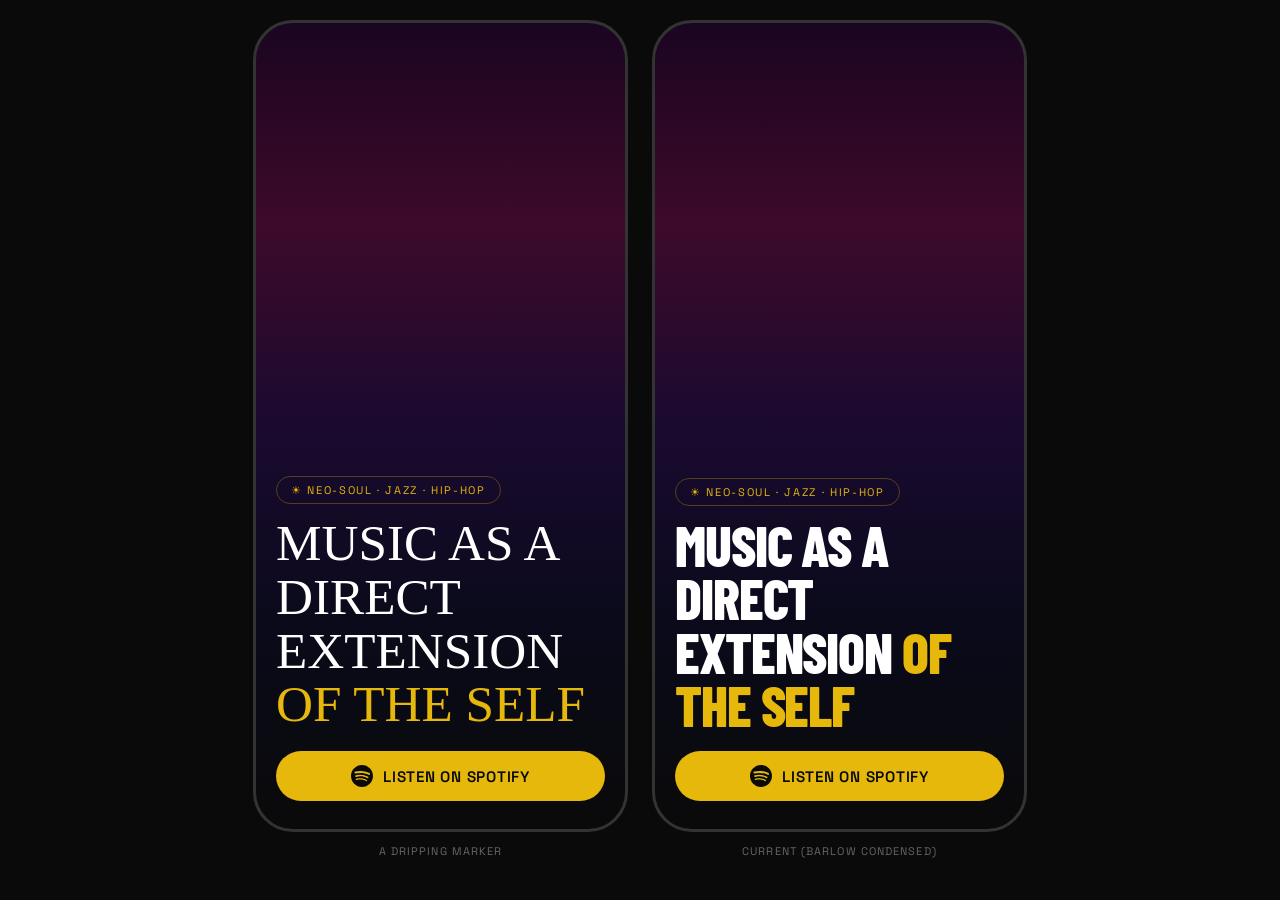
<file: public_html/mockup-graffiti.html>
<!DOCTYPE html>
<html lang="en">
<head>
<meta charset="UTF-8">
<meta name="viewport" content="width=device-width, initial-scale=1.0">
<title>MISE – Graffiti Font Mockup</title>
<link href="https://fonts.cdnfonts.com/css/a-dripping-marker" rel="stylesheet">
<link href="https://fonts.googleapis.com/css2?family=Barlow+Condensed:wght@800&family=Space+Grotesk:wght@400;600&display=swap" rel="stylesheet">
<style>
* { margin:0; padding:0; box-sizing:border-box; }
body {
  background:#0a0a0a;
  display:flex;
  justify-content:center;
  gap:24px;
  padding:20px;
  min-height:100vh;
  align-items:flex-start;
}
.phone {
  width:375px;
  height:812px;
  border-radius:40px;
  overflow:hidden;
  border:3px solid #333;
  flex-shrink:0;
  position:relative;
  background: linear-gradient(180deg, #1a0520 0%, #3d0a2a 25%, #1a0a30 50%, #0a0a1a 75%, #0a0a0a 100%);
}
.content {
  position:absolute;
  bottom:0;
  left:0;
  right:0;
  padding: 0 20px 28px;
}
.badge {
  display:inline-flex;
  align-items:center;
  gap:6px;
  font-family:'Space Grotesk',sans-serif;
  font-size:11px;
  letter-spacing:0.15em;
  color:#E5B80B;
  border:1px solid rgba(229,184,11,0.3);
  border-radius:999px;
  padding:6px 14px;
  margin-bottom:12px;
}
.title-graffiti {
  font-family:'a dripping marker',cursive;
  font-size:3.2rem;
  line-height:1.05;
  color:#fff;
  margin-bottom:20px;
}
.title-barlow {
  font-family:'Barlow Condensed',sans-serif;
  font-weight:800;
  font-size:3.5rem;
  line-height:0.95;
  letter-spacing:-0.02em;
  text-transform:uppercase;
  color:#fff;
  margin-bottom:20px;
}
.gold { color:#E5B80B; }
.btn {
  display:flex;
  align-items:center;
  justify-content:center;
  gap:10px;
  width:100%;
  padding:14px 24px;
  background:#E5B80B;
  color:#0a0a0a;
  font-family:'Space Grotesk',sans-serif;
  font-weight:600;
  font-size:0.95rem;
  letter-spacing:0.05em;
  border-radius:999px;
  border:none;
}
.label {
  text-align:center;
  color:#666;
  font-family:'Space Grotesk',sans-serif;
  font-size:11px;
  letter-spacing:0.1em;
  text-transform:uppercase;
  margin-top:12px;
}
@media (max-width:799px) {
  body { flex-direction:column; align-items:center; }
}
</style>
</head>
<body>

<div>
  <div class="phone">
    <div class="content">
      <div class="badge">☀ NEO-SOUL · JAZZ · HIP-HOP</div>
      <div class="title-graffiti">MUSIC AS A DIRECT EXTENSION <span class="gold">OF THE SELF</span></div>
      <button class="btn">
        <svg width="22" height="22" viewBox="0 0 24 24" fill="currentColor"><path d="M12 0C5.4 0 0 5.4 0 12s5.4 12 12 12 12-5.4 12-12S18.66 0 12 0zm5.521 17.34c-.24.359-.66.48-1.021.24-2.82-1.74-6.36-2.101-10.561-1.141-.418.122-.779-.179-.899-.539-.12-.421.18-.78.54-.9 4.56-1.021 8.52-.6 11.64 1.32.42.18.479.659.301 1.02zm1.44-3.3c-.301.42-.841.6-1.262.3-3.239-1.98-8.159-2.58-11.939-1.38-.479.12-1.02-.12-1.14-.6-.12-.48.12-1.021.6-1.141C9.6 9.9 15 10.561 18.72 12.84c.361.181.54.78.241 1.2zm.12-3.36C15.24 8.4 8.82 8.16 5.16 9.301c-.6.179-1.2-.181-1.38-.721-.18-.601.18-1.2.72-1.381 4.26-1.26 11.28-1.02 15.721 1.621.539.3.719 1.02.419 1.56-.299.421-1.02.599-1.559.3z"/></svg>
        LISTEN ON SPOTIFY
      </button>
    </div>
  </div>
  <div class="label">A Dripping Marker</div>
</div>

<div>
  <div class="phone">
    <div class="content">
      <div class="badge">☀ NEO-SOUL · JAZZ · HIP-HOP</div>
      <div class="title-barlow">MUSIC AS A DIRECT EXTENSION <span class="gold">OF THE SELF</span></div>
      <button class="btn">
        <svg width="22" height="22" viewBox="0 0 24 24" fill="currentColor"><path d="M12 0C5.4 0 0 5.4 0 12s5.4 12 12 12 12-5.4 12-12S18.66 0 12 0zm5.521 17.34c-.24.359-.66.48-1.021.24-2.82-1.74-6.36-2.101-10.561-1.141-.418.122-.779-.179-.899-.539-.12-.421.18-.78.54-.9 4.56-1.021 8.52-.6 11.64 1.32.42.18.479.659.301 1.02zm1.44-3.3c-.301.42-.841.6-1.262.3-3.239-1.98-8.159-2.58-11.939-1.38-.479.12-1.02-.12-1.14-.6-.12-.48.12-1.021.6-1.141C9.6 9.9 15 10.561 18.72 12.84c.361.181.54.78.241 1.2zm.12-3.36C15.24 8.4 8.82 8.16 5.16 9.301c-.6.179-1.2-.181-1.38-.721-.18-.601.18-1.2.72-1.381 4.26-1.26 11.28-1.02 15.721 1.621.539.3.719 1.02.419 1.56-.299.421-1.02.599-1.559.3z"/></svg>
        LISTEN ON SPOTIFY
      </button>
    </div>
  </div>
  <div class="label">Current (Barlow Condensed)</div>
</div>

</body>
</html>
</file>
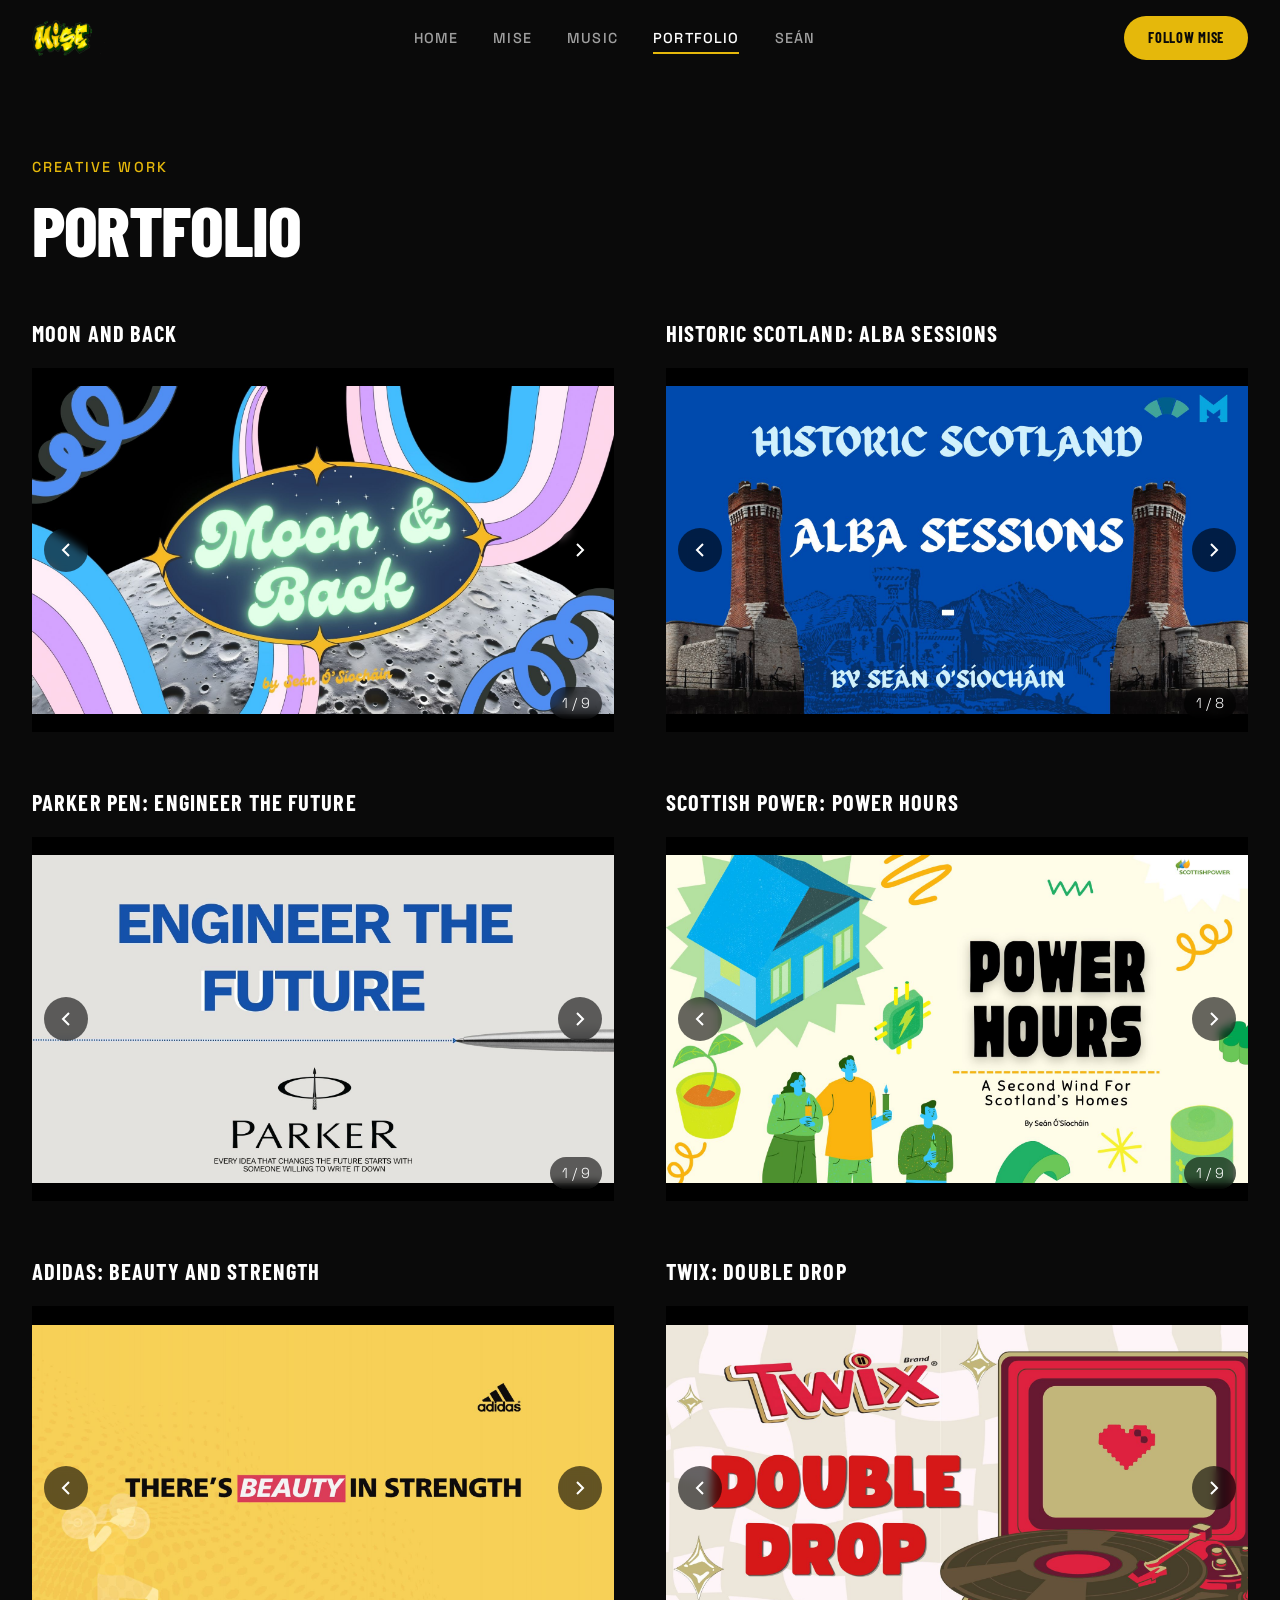
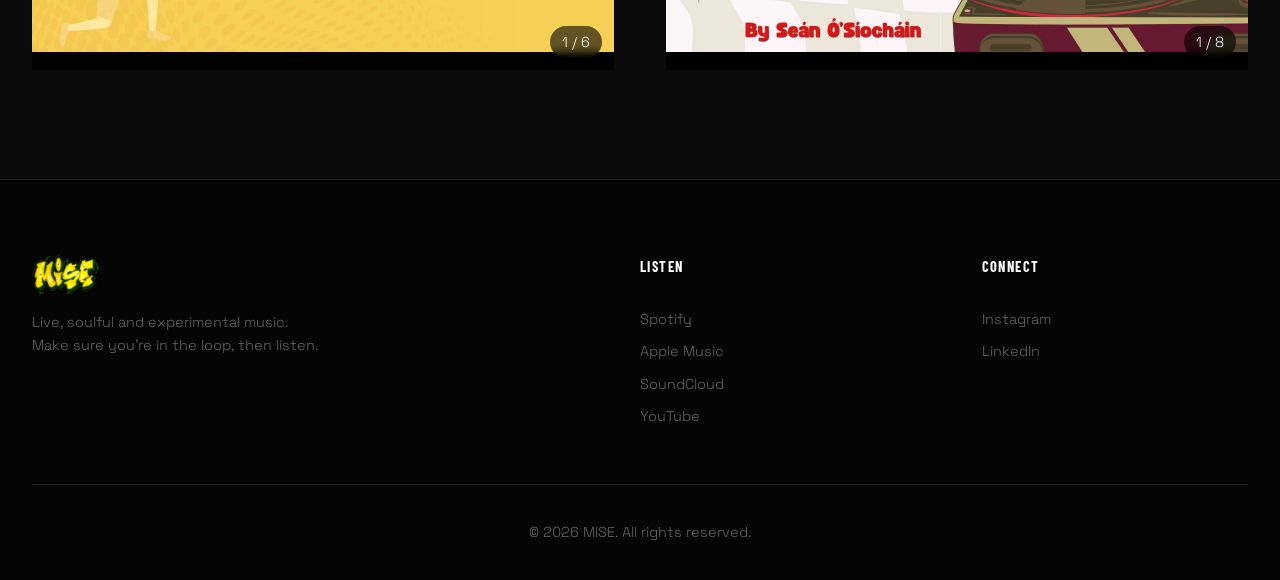
<file: public_html/portfolio.html>
<!DOCTYPE html>
<html lang="en">
<head>
  <meta charset="UTF-8">
  <meta name="viewport" content="width=device-width, initial-scale=1.0">
  <title>Portfolio | MISE</title>
  <meta name="description" content="Creative portfolio — campaign work and visual projects by MISE.">

  <link rel="icon" href="data:image/svg+xml,<svg xmlns='http://www.w3.org/2000/svg' viewBox='0 0 100 100'><text y='.9em' font-size='90'>🎵</text></svg>">

  <link rel="preconnect" href="https://fonts.googleapis.com">
  <link rel="preconnect" href="https://fonts.gstatic.com" crossorigin>
  <link href="https://fonts.googleapis.com/css2?family=Barlow+Condensed:wght@600;700;800;900&family=Space+Grotesk:wght@300;400;500;700&display=swap" rel="stylesheet">

  <link rel="stylesheet" href="css/styles.css">
</head>
<body>

  <header class="nav is-scrolled" id="nav">
    <div class="nav__inner">
      <a href="index.html" class="nav__logo" aria-label="MISE home">
        <img src="media/mise-logo.png" alt="MISE" class="nav__logo-img">
      </a>
      <nav class="nav__links" aria-label="Main navigation">
        <a href="index.html" class="nav__link">Home</a>
        <a href="index.html#about" class="nav__link">MISE</a>
        <a href="index.html#music" class="nav__link">Music</a>
        <a href="portfolio.html" class="nav__link nav__link--active">Portfolio</a>
        <a href="sean.html" class="nav__link">Se&aacute;n</a>
      </nav>
      <a href="https://www.instagram.com/mise.gram/" class="nav__cta" target="_blank" rel="noopener">
        Follow MISE
      </a>
      <button class="nav__hamburger" aria-label="Open menu" aria-expanded="false">
        <span></span><span></span><span></span>
      </button>
    </div>
  </header>

  <div class="mobile-menu" id="mobile-menu" aria-hidden="true">
    <div class="mobile-menu__inner">
      <a href="index.html" class="mobile-menu__link">Home</a>
      <a href="index.html#about" class="mobile-menu__link">MISE</a>
      <a href="index.html#music" class="mobile-menu__link">Music</a>
      <a href="portfolio.html" class="mobile-menu__link">Portfolio</a>
      <a href="sean.html" class="mobile-menu__link">Se&aacute;n</a>
      <a href="https://www.instagram.com/mise.gram/" class="mobile-menu__cta" target="_blank" rel="noopener">
        <svg width="20" height="20" viewBox="0 0 24 24" fill="currentColor"><rect x="2" y="2" width="20" height="20" rx="5" ry="5" fill="none" stroke="currentColor" stroke-width="2"/><path d="M16 11.37A4 4 0 1 1 12.63 8 4 4 0 0 1 16 11.37z" fill="none" stroke="currentColor" stroke-width="2"/><circle cx="17.5" cy="6.5" r="1.5" fill="currentColor" stroke="none"/></svg>
        Follow MISE
      </a>
    </div>
  </div>

  <main>
    <div class="portfolio-page">
      <div class="container">
        <span class="section-label">Creative Work</span>
        <h1 class="section-title">PORTFOLIO</h1>

        <div class="portfolio-grid">

          <div class="slideshow" data-slideshow>
            <h2 class="slideshow__title">Moon and Back</h2>
            <div class="slideshow__viewport">
              <div class="slideshow__track">
                <img src="media/slides/1.jpg" alt="Moon and Back — slide 1" loading="lazy">
                <img src="media/slides/2.jpg" alt="Moon and Back — slide 2" loading="lazy">
                <img src="media/slides/3.jpg" alt="Moon and Back — slide 3" loading="lazy">
                <img src="media/slides/4.jpg" alt="Moon and Back — slide 4" loading="lazy">
                <img src="media/slides/5.jpg" alt="Moon and Back — slide 5" loading="lazy">
                <img src="media/slides/6.jpg" alt="Moon and Back — slide 6" loading="lazy">
                <img src="media/slides/7.jpg" alt="Moon and Back — slide 7" loading="lazy">
                <img src="media/slides/8.jpg" alt="Moon and Back — slide 8" loading="lazy">
                <img src="media/slides/9.jpg" alt="Moon and Back — slide 9" loading="lazy">
              </div>
              <button class="slideshow__btn slideshow__btn--prev" aria-label="Previous slide">
                <svg width="24" height="24" viewBox="0 0 24 24" fill="none" stroke="currentColor" stroke-width="2"><polyline points="15 18 9 12 15 6"/></svg>
              </button>
              <button class="slideshow__btn slideshow__btn--next" aria-label="Next slide">
                <svg width="24" height="24" viewBox="0 0 24 24" fill="none" stroke="currentColor" stroke-width="2"><polyline points="9 6 15 12 9 18"/></svg>
              </button>
              <div class="slideshow__counter"><span class="slideshow__current">1</span> / <span class="slideshow__total">9</span></div>
            </div>
          </div>

          <div class="slideshow" data-slideshow>
            <h2 class="slideshow__title">Historic Scotland: Alba Sessions</h2>
            <div class="slideshow__viewport">
              <div class="slideshow__track">
                <img src="media/slides/10.jpg" alt="Alba Sessions — slide 1" loading="lazy">
                <img src="media/slides/11.jpg" alt="Alba Sessions — slide 2" loading="lazy">
                <img src="media/slides/12.jpg" alt="Alba Sessions — slide 3" loading="lazy">
                <img src="media/slides/13.jpg" alt="Alba Sessions — slide 4" loading="lazy">
                <img src="media/slides/14.jpg" alt="Alba Sessions — slide 5" loading="lazy">
                <img src="media/slides/15.jpg" alt="Alba Sessions — slide 6" loading="lazy">
                <img src="media/slides/16.jpg" alt="Alba Sessions — slide 7" loading="lazy">
                <img src="media/slides/17.jpg" alt="Alba Sessions — slide 8" loading="lazy">
              </div>
              <button class="slideshow__btn slideshow__btn--prev" aria-label="Previous slide">
                <svg width="24" height="24" viewBox="0 0 24 24" fill="none" stroke="currentColor" stroke-width="2"><polyline points="15 18 9 12 15 6"/></svg>
              </button>
              <button class="slideshow__btn slideshow__btn--next" aria-label="Next slide">
                <svg width="24" height="24" viewBox="0 0 24 24" fill="none" stroke="currentColor" stroke-width="2"><polyline points="9 6 15 12 9 18"/></svg>
              </button>
              <div class="slideshow__counter"><span class="slideshow__current">1</span> / <span class="slideshow__total">8</span></div>
            </div>
          </div>

          <div class="slideshow" data-slideshow>
            <h2 class="slideshow__title">Parker Pen: Engineer The Future</h2>
            <div class="slideshow__viewport">
              <div class="slideshow__track">
                <img src="media/slides/18.jpg" alt="Parker Pen — slide 1" loading="lazy">
                <img src="media/slides/19.jpg" alt="Parker Pen — slide 2" loading="lazy">
                <img src="media/slides/20.jpg" alt="Parker Pen — slide 3" loading="lazy">
                <img src="media/slides/21.jpg" alt="Parker Pen — slide 4" loading="lazy">
                <img src="media/slides/22.jpg" alt="Parker Pen — slide 5" loading="lazy">
                <img src="media/slides/23.jpg" alt="Parker Pen — slide 6" loading="lazy">
                <img src="media/slides/24.jpg" alt="Parker Pen — slide 7" loading="lazy">
                <img src="media/slides/25.jpg" alt="Parker Pen — slide 8" loading="lazy">
                <img src="media/slides/26.jpg" alt="Parker Pen — slide 9" loading="lazy">
              </div>
              <button class="slideshow__btn slideshow__btn--prev" aria-label="Previous slide">
                <svg width="24" height="24" viewBox="0 0 24 24" fill="none" stroke="currentColor" stroke-width="2"><polyline points="15 18 9 12 15 6"/></svg>
              </button>
              <button class="slideshow__btn slideshow__btn--next" aria-label="Next slide">
                <svg width="24" height="24" viewBox="0 0 24 24" fill="none" stroke="currentColor" stroke-width="2"><polyline points="9 6 15 12 9 18"/></svg>
              </button>
              <div class="slideshow__counter"><span class="slideshow__current">1</span> / <span class="slideshow__total">9</span></div>
            </div>
          </div>

          <div class="slideshow" data-slideshow>
            <h2 class="slideshow__title">Scottish Power: Power Hours</h2>
            <div class="slideshow__viewport">
              <div class="slideshow__track">
                <img src="media/slides/27.jpg" alt="Scottish Power — slide 1" loading="lazy">
                <img src="media/slides/28.jpg" alt="Scottish Power — slide 2" loading="lazy">
                <img src="media/slides/29.jpg" alt="Scottish Power — slide 3" loading="lazy">
                <img src="media/slides/30.jpg" alt="Scottish Power — slide 4" loading="lazy">
                <img src="media/slides/31.jpg" alt="Scottish Power — slide 5" loading="lazy">
                <img src="media/slides/32.jpg" alt="Scottish Power — slide 6" loading="lazy">
                <img src="media/slides/33.jpg" alt="Scottish Power — slide 7" loading="lazy">
                <img src="media/slides/34.jpg" alt="Scottish Power — slide 8" loading="lazy">
                <img src="media/slides/35.jpg" alt="Scottish Power — slide 9" loading="lazy">
              </div>
              <button class="slideshow__btn slideshow__btn--prev" aria-label="Previous slide">
                <svg width="24" height="24" viewBox="0 0 24 24" fill="none" stroke="currentColor" stroke-width="2"><polyline points="15 18 9 12 15 6"/></svg>
              </button>
              <button class="slideshow__btn slideshow__btn--next" aria-label="Next slide">
                <svg width="24" height="24" viewBox="0 0 24 24" fill="none" stroke="currentColor" stroke-width="2"><polyline points="9 6 15 12 9 18"/></svg>
              </button>
              <div class="slideshow__counter"><span class="slideshow__current">1</span> / <span class="slideshow__total">9</span></div>
            </div>
          </div>

          <div class="slideshow" data-slideshow>
            <h2 class="slideshow__title">Adidas: Beauty and Strength</h2>
            <div class="slideshow__viewport">
              <div class="slideshow__track">
                <img src="media/slides/36.jpg" alt="Adidas — slide 1" loading="lazy">
                <img src="media/slides/37.jpg" alt="Adidas — slide 2" loading="lazy">
                <img src="media/slides/38.jpg" alt="Adidas — slide 3" loading="lazy">
                <img src="media/slides/39.jpg" alt="Adidas — slide 4" loading="lazy">
                <img src="media/slides/40.jpg" alt="Adidas — slide 5" loading="lazy">
                <img src="media/slides/41.jpg" alt="Adidas — slide 6" loading="lazy">
              </div>
              <button class="slideshow__btn slideshow__btn--prev" aria-label="Previous slide">
                <svg width="24" height="24" viewBox="0 0 24 24" fill="none" stroke="currentColor" stroke-width="2"><polyline points="15 18 9 12 15 6"/></svg>
              </button>
              <button class="slideshow__btn slideshow__btn--next" aria-label="Next slide">
                <svg width="24" height="24" viewBox="0 0 24 24" fill="none" stroke="currentColor" stroke-width="2"><polyline points="9 6 15 12 9 18"/></svg>
              </button>
              <div class="slideshow__counter"><span class="slideshow__current">1</span> / <span class="slideshow__total">6</span></div>
            </div>
          </div>

          <div class="slideshow" data-slideshow>
            <h2 class="slideshow__title">Twix: Double Drop</h2>
            <div class="slideshow__viewport">
              <div class="slideshow__track">
                <img src="media/slides/42.jpg" alt="Twix — slide 1" loading="lazy">
                <img src="media/slides/43.jpg" alt="Twix — slide 2" loading="lazy">
                <img src="media/slides/44.jpg" alt="Twix — slide 3" loading="lazy">
                <img src="media/slides/45.jpg" alt="Twix — slide 4" loading="lazy">
                <img src="media/slides/46.jpg" alt="Twix — slide 5" loading="lazy">
                <img src="media/slides/47.jpg" alt="Twix — slide 6" loading="lazy">
                <img src="media/slides/48.jpg" alt="Twix — slide 7" loading="lazy">
                <img src="media/slides/49.jpg" alt="Twix — slide 8" loading="lazy">
              </div>
              <button class="slideshow__btn slideshow__btn--prev" aria-label="Previous slide">
                <svg width="24" height="24" viewBox="0 0 24 24" fill="none" stroke="currentColor" stroke-width="2"><polyline points="15 18 9 12 15 6"/></svg>
              </button>
              <button class="slideshow__btn slideshow__btn--next" aria-label="Next slide">
                <svg width="24" height="24" viewBox="0 0 24 24" fill="none" stroke="currentColor" stroke-width="2"><polyline points="9 6 15 12 9 18"/></svg>
              </button>
              <div class="slideshow__counter"><span class="slideshow__current">1</span> / <span class="slideshow__total">8</span></div>
            </div>
          </div>

        </div>
      </div>
    </div>
  </main>

  <footer class="footer">
    <div class="container">
      <div class="footer__grid">
        <div class="footer__brand">
          <a href="index.html" aria-label="MISE home">
            <img src="media/mise-logo.png" alt="MISE" class="footer__logo-img">
          </a>
          <p class="footer__tagline">Live, soulful and experimental music.<br>Make sure you're in the loop, then listen.</p>
        </div>
        <div class="footer__col">
          <h3 class="footer__heading">Listen</h3>
          <a href="https://open.spotify.com/track/5HWD549jbjC0yIihwWZahP?si=cf37b70388f24d52" class="footer__link" target="_blank" rel="noopener">Spotify</a>
          <a href="https://music.apple.com/gb/album/pellador-live-single/1882264987" class="footer__link" target="_blank" rel="noopener">Apple Music</a>
          <a href="https://soundcloud.com/mise" class="footer__link" target="_blank" rel="noopener">SoundCloud</a>
          <a href="https://www.youtube.com/@MISE.YOUTUBE" class="footer__link" target="_blank" rel="noopener">YouTube</a>
        </div>
        <div class="footer__col">
          <h3 class="footer__heading">Connect</h3>
          <a href="https://www.instagram.com/mise.gram/" class="footer__link" target="_blank" rel="noopener">Instagram</a>
          <a href="https://www.linkedin.com/in/se%C3%A1n-%C3%B3-s%C3%ADoch%C3%A1in-14563b1a5/" class="footer__link" target="_blank" rel="noopener">LinkedIn</a>
        </div>
      </div>
      <div class="footer__bottom">
        <p>&copy; <span id="year"></span> MISE. All rights reserved.</p>
      </div>
    </div>
  </footer>

  <script src="js/main.js"></script>
  <script>
    (function() {
      const yearEl = document.getElementById('year');
      if (yearEl) yearEl.textContent = new Date().getFullYear();

      document.querySelectorAll('[data-slideshow]').forEach(slideshow => {
        const track = slideshow.querySelector('.slideshow__track');
        const images = track.querySelectorAll('img');
        const prevBtn = slideshow.querySelector('.slideshow__btn--prev');
        const nextBtn = slideshow.querySelector('.slideshow__btn--next');
        const currentEl = slideshow.querySelector('.slideshow__current');
        const total = images.length;
        let current = 0;

        function goTo(index) {
          current = (index + total) % total;
          track.style.transform = `translateX(-${current * 100}%)`;
          currentEl.textContent = current + 1;
        }

        prevBtn.addEventListener('click', () => goTo(current - 1));
        nextBtn.addEventListener('click', () => goTo(current + 1));

        let startX = 0;
        track.addEventListener('touchstart', e => { startX = e.touches[0].clientX; }, { passive: true });
        track.addEventListener('touchend', e => {
          const diff = startX - e.changedTouches[0].clientX;
          if (Math.abs(diff) > 40) goTo(current + (diff > 0 ? 1 : -1));
        });
      });

      // Mobile menu for portfolio page
      const hamburger = document.querySelector('.nav__hamburger');
      const mobileMenu = document.getElementById('mobile-menu');
      if (hamburger && mobileMenu) {
        hamburger.addEventListener('click', () => {
          const isOpen = mobileMenu.classList.contains('is-open');
          hamburger.classList.toggle('is-active');
          mobileMenu.classList.toggle('is-open');
          hamburger.setAttribute('aria-expanded', !isOpen);
          mobileMenu.setAttribute('aria-hidden', isOpen);
          document.body.style.overflow = isOpen ? '' : 'hidden';
        });
      }
    })();
  </script>
</body>
</html>
</file>
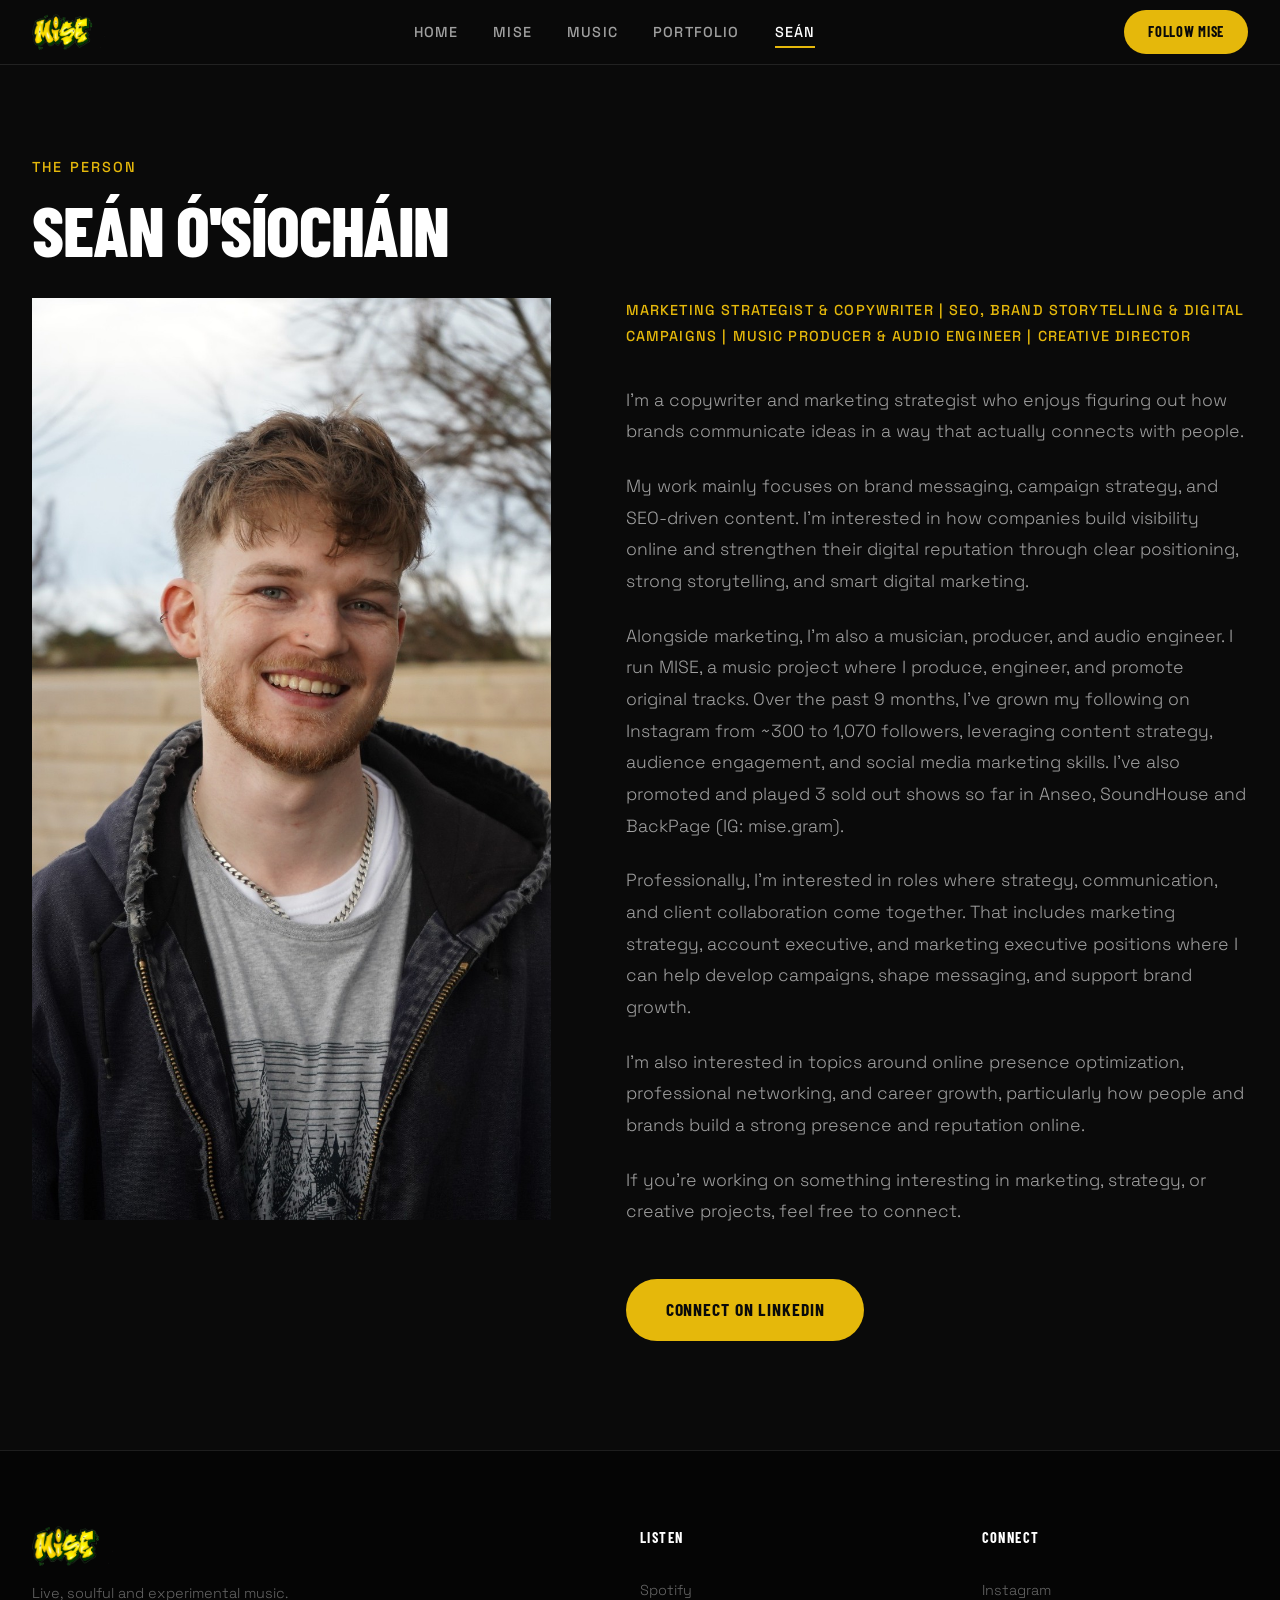
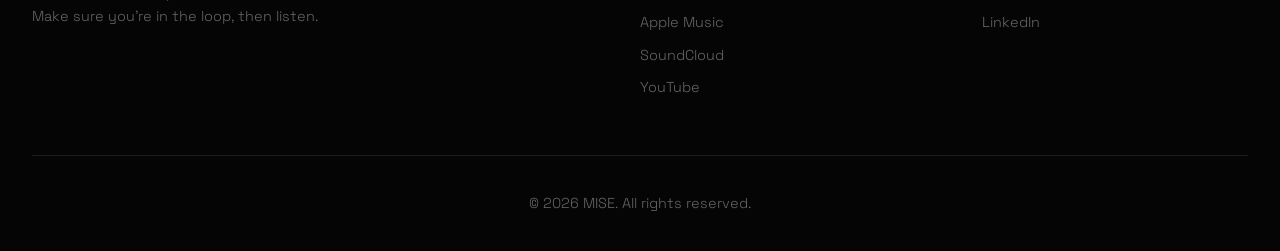
<file: public_html/sean.html>
<!DOCTYPE html>
<html lang="en">
<head>
  <meta charset="UTF-8">
  <meta name="viewport" content="width=device-width, initial-scale=1.0">
  <title>Se&aacute;n &Oacute;'S&iacute;och&aacute;in | MISE</title>
  <meta name="description" content="Se&aacute;n &Oacute;'S&iacute;och&aacute;in — copywriter, marketing strategist, music producer and creative director behind MISE.">

  <link rel="icon" href="data:image/svg+xml,<svg xmlns='http://www.w3.org/2000/svg' viewBox='0 0 100 100'><text y='.9em' font-size='90'>🎵</text></svg>">

  <link rel="preconnect" href="https://fonts.googleapis.com">
  <link rel="preconnect" href="https://fonts.gstatic.com" crossorigin>
  <link href="https://fonts.googleapis.com/css2?family=Barlow+Condensed:wght@600;700;800;900&family=Space+Grotesk:wght@300;400;500;700&display=swap" rel="stylesheet">

  <link rel="stylesheet" href="css/styles.css">
</head>
<body>

  <header class="nav is-scrolled" id="nav">
    <div class="nav__inner">
      <a href="index.html" class="nav__logo" aria-label="MISE home">
        <img src="media/mise-logo.png" alt="MISE" class="nav__logo-img">
      </a>
      <nav class="nav__links" aria-label="Main navigation">
        <a href="index.html" class="nav__link">Home</a>
        <a href="index.html#about" class="nav__link">MISE</a>
        <a href="index.html#music" class="nav__link">Music</a>
        <a href="portfolio.html" class="nav__link">Portfolio</a>
        <a href="sean.html" class="nav__link nav__link--active">Se&aacute;n</a>
      </nav>
      <a href="https://www.instagram.com/mise.gram/" class="nav__cta" target="_blank" rel="noopener">
        Follow MISE
      </a>
      <button class="nav__hamburger" aria-label="Open menu" aria-expanded="false">
        <span></span><span></span><span></span>
      </button>
    </div>
  </header>

  <div class="mobile-menu" id="mobile-menu" aria-hidden="true">
    <div class="mobile-menu__inner">
      <a href="index.html" class="mobile-menu__link">Home</a>
      <a href="index.html#about" class="mobile-menu__link">MISE</a>
      <a href="index.html#music" class="mobile-menu__link">Music</a>
      <a href="portfolio.html" class="mobile-menu__link">Portfolio</a>
      <a href="sean.html" class="mobile-menu__link">Se&aacute;n</a>
      <a href="https://www.instagram.com/mise.gram/" class="mobile-menu__cta" target="_blank" rel="noopener">
        <svg width="20" height="20" viewBox="0 0 24 24" fill="currentColor"><rect x="2" y="2" width="20" height="20" rx="5" ry="5" fill="none" stroke="currentColor" stroke-width="2"/><path d="M16 11.37A4 4 0 1 1 12.63 8 4 4 0 0 1 16 11.37z" fill="none" stroke="currentColor" stroke-width="2"/><circle cx="17.5" cy="6.5" r="1.5" fill="currentColor" stroke="none"/></svg>
        Follow MISE
      </a>
    </div>
  </div>

  <main>
    <div class="sean-page">
      <div class="container">
        <span class="section-label">The Person</span>
        <h1 class="section-title">SE&Aacute;N &Oacute;'S&Iacute;OCH&Aacute;IN</h1>

        <div class="sean-page__grid">
          <div>
            <img src="media/sean.jpeg" alt="Se&aacute;n &Oacute;'S&iacute;och&aacute;in" class="sean-page__image" width="900" height="1600" loading="eager">
          </div>
          <div>
            <p class="sean-page__roles">Marketing Strategist &amp; Copywriter | SEO, Brand Storytelling &amp; Digital Campaigns | Music Producer &amp; Audio Engineer | Creative Director</p>

            <div class="sean-page__bio">
              <p>I'm a copywriter and marketing strategist who enjoys figuring out how brands communicate ideas in a way that actually connects with people.</p>

              <p>My work mainly focuses on brand messaging, campaign strategy, and SEO-driven content. I'm interested in how companies build visibility online and strengthen their digital reputation through clear positioning, strong storytelling, and smart digital marketing.</p>

              <p>Alongside marketing, I'm also a musician, producer, and audio engineer. I run MISE, a music project where I produce, engineer, and promote original tracks. Over the past 9 months, I've grown my following on Instagram from ~300 to 1,070 followers, leveraging content strategy, audience engagement, and social media marketing skills. I've also promoted and played 3 sold out shows so far in Anseo, SoundHouse and BackPage (IG: mise.gram).</p>

              <p>Professionally, I'm interested in roles where strategy, communication, and client collaboration come together. That includes marketing strategy, account executive, and marketing executive positions where I can help develop campaigns, shape messaging, and support brand growth.</p>

              <p>I'm also interested in topics around online presence optimization, professional networking, and career growth, particularly how people and brands build a strong presence and reputation online.</p>

              <p>If you're working on something interesting in marketing, strategy, or creative projects, feel free to connect.</p>
            </div>

            <div class="sean-page__connect">
              <a href="https://www.linkedin.com/in/se%C3%A1n-%C3%B3-s%C3%ADoch%C3%A1in-14563b1a5/" class="btn btn--primary" target="_blank" rel="noopener">Connect on LinkedIn</a>
            </div>
          </div>
        </div>
      </div>
    </div>
  </main>

  <footer class="footer">
    <div class="container">
      <div class="footer__grid">
        <div class="footer__brand">
          <a href="index.html" aria-label="MISE home">
            <img src="media/mise-logo.png" alt="MISE" class="footer__logo-img">
          </a>
          <p class="footer__tagline">Live, soulful and experimental music.<br>Make sure you're in the loop, then listen.</p>
        </div>
        <div class="footer__col">
          <h3 class="footer__heading">Listen</h3>
          <a href="https://open.spotify.com/track/5HWD549jbjC0yIihwWZahP?si=cf37b70388f24d52" class="footer__link" target="_blank" rel="noopener">Spotify</a>
          <a href="https://music.apple.com/gb/album/pellador-live-single/1882264987" class="footer__link" target="_blank" rel="noopener">Apple Music</a>
          <a href="https://soundcloud.com/mise" class="footer__link" target="_blank" rel="noopener">SoundCloud</a>
          <a href="https://www.youtube.com/@MISE.YOUTUBE" class="footer__link" target="_blank" rel="noopener">YouTube</a>
        </div>
        <div class="footer__col">
          <h3 class="footer__heading">Connect</h3>
          <a href="https://www.instagram.com/mise.gram/" class="footer__link" target="_blank" rel="noopener">Instagram</a>
          <a href="https://www.linkedin.com/in/se%C3%A1n-%C3%B3-s%C3%ADoch%C3%A1in-14563b1a5/" class="footer__link" target="_blank" rel="noopener">LinkedIn</a>
        </div>
      </div>
      <div class="footer__bottom">
        <p>&copy; <span id="year"></span> MISE. All rights reserved.</p>
      </div>
    </div>
  </footer>

  <script>
    (function() {
      const yearEl = document.getElementById('year');
      if (yearEl) yearEl.textContent = new Date().getFullYear();

      // Mobile menu
      const hamburger = document.querySelector('.nav__hamburger');
      const mobileMenu = document.getElementById('mobile-menu');
      if (hamburger && mobileMenu) {
        hamburger.addEventListener('click', () => {
          const isOpen = mobileMenu.classList.contains('is-open');
          hamburger.classList.toggle('is-active');
          mobileMenu.classList.toggle('is-open');
          hamburger.setAttribute('aria-expanded', !isOpen);
          mobileMenu.setAttribute('aria-hidden', isOpen);
          document.body.style.overflow = isOpen ? '' : 'hidden';
        });
      }
    })();
  </script>
</body>
</html>
</file>
<file: public_html/css/styles.css>
/* ============================================
   MISE — Master Stylesheet
   Design: Dark, soulful, editorial. Music-forward.
   Fonts: Barlow Condensed (headings) + Space Grotesk (body)
   Palette: Gold/yellow accent on deep blacks
   ============================================ */

/* ---------- DESIGN TOKENS ---------- */
:root {
  /* Colors */
  --color-primary: #0a0a0a;
  --color-primary-dark: #050505;
  --color-on-primary: #ffffff;
  --color-accent: #E5B80B;
  --color-accent-dark: #C49A0A;
  --color-accent-glow: rgba(229, 184, 11, 0.15);
  --color-background: #0a0a0a;
  --color-surface: #141414;
  --color-surface-elevated: #1a1a1a;
  --color-surface-light: #f5f5f5;
  --color-text-primary: #ffffff;
  --color-text-secondary: #a0a0a0;
  --color-text-muted: #666666;
  --color-text-on-light: #0a0a0a;
  --color-border: rgba(255, 255, 255, 0.1);
  --color-border-accent: rgba(229, 184, 11, 0.3);

  /* Typography */
  --font-heading: 'Barlow Condensed', sans-serif;
  --font-body: 'Space Grotesk', sans-serif;
  --text-sm: clamp(0.8rem, 0.75rem + 0.2vw, 0.9rem);
  --text-base: clamp(0.95rem, 0.85rem + 0.35vw, 1.1rem);
  --text-lg: clamp(1.15rem, 0.95rem + 0.7vw, 1.4rem);
  --text-xl: clamp(1.5rem, 1rem + 1.5vw, 2.25rem);
  --text-2xl: clamp(2rem, 1.2rem + 2.5vw, 3.5rem);
  --text-3xl: clamp(2.8rem, 1.2rem + 4vw, 5rem);
  --text-4xl: clamp(3.5rem, 1.5rem + 5.5vw, 7rem);
  --text-hero: clamp(4rem, 2rem + 7vw, 9rem);

  /* Spacing */
  --space-xs: clamp(0.5rem, 0.4rem + 0.3vw, 0.75rem);
  --space-sm: clamp(0.75rem, 0.6rem + 0.5vw, 1rem);
  --space-md: clamp(1rem, 0.8rem + 0.8vw, 1.5rem);
  --space-lg: clamp(1.5rem, 1rem + 1.5vw, 2.5rem);
  --space-xl: clamp(2rem, 1.2rem + 2.5vw, 4rem);
  --space-2xl: clamp(3rem, 1.5rem + 4vw, 6rem);
  --space-section: clamp(4rem, 2rem + 6vw, 8rem);

  /* Radius */
  --radius-none: 0;
  --radius-sm: 4px;
  --radius-md: 8px;
  --radius-full: 9999px;

  /* Animation */
  --ease-out: cubic-bezier(0.16, 1, 0.3, 1);
  --ease-in-out: cubic-bezier(0.65, 0, 0.35, 1);
  --duration-fast: 0.3s;
  --duration-medium: 0.6s;
  --duration-slow: 1s;
}

/* ---------- RESET ---------- */
*, *::before, *::after { box-sizing: border-box; margin: 0; padding: 0; }
html { font-size: 16px; scroll-behavior: smooth; -webkit-text-size-adjust: 100%; }
body {
  font-family: var(--font-body);
  font-weight: 300;
  color: var(--color-text-primary);
  background: var(--color-background);
  line-height: 1.7;
  overflow-x: hidden;
  -webkit-font-smoothing: antialiased;
  -moz-osx-font-smoothing: grayscale;
}
img, video { max-width: 100%; height: auto; display: block; }
a { color: inherit; text-decoration: none; }
button { font: inherit; cursor: pointer; border: none; background: none; }
ul, ol { list-style: none; }

/* ---------- ACCESSIBILITY ---------- */
.skip-link {
  position: absolute;
  top: -100%;
  left: 50%;
  transform: translateX(-50%);
  background: var(--color-accent);
  color: var(--color-primary);
  padding: 12px 24px;
  font-weight: 700;
  z-index: 10000;
  border-radius: var(--radius-full);
}
.skip-link:focus { top: 16px; }

/* ---------- LAYOUT ---------- */
.container {
  width: 100%;
  max-width: 1280px;
  margin: 0 auto;
  padding-inline: clamp(1rem, 3vw, 2rem);
}
.section {
  padding-block: var(--space-section);
}

/* ---------- TYPOGRAPHY UTILITIES ---------- */
.section-label {
  display: block;
  font-family: var(--font-body);
  font-size: var(--text-sm);
  font-weight: 500;
  letter-spacing: 0.15em;
  text-transform: uppercase;
  color: var(--color-accent);
  margin-bottom: var(--space-sm);
}
.section-title {
  font-family: var(--font-heading);
  font-size: var(--text-3xl);
  font-weight: 800;
  line-height: 0.95;
  letter-spacing: -0.02em;
  text-transform: uppercase;
  margin-bottom: var(--space-lg);
  overflow-wrap: break-word;
  word-break: break-word;
}
.section-title--center { text-align: center; }
.section-subtitle {
  font-size: var(--text-lg);
  font-weight: 300;
  color: var(--color-text-secondary);
  max-width: 600px;
  margin: 0 auto var(--space-xl);
  text-align: center;
  line-height: 1.6;
}

/* ---------- BUTTONS ---------- */
.btn {
  display: inline-flex;
  align-items: center;
  gap: 10px;
  font-family: var(--font-heading);
  font-weight: 700;
  font-size: var(--text-base);
  text-transform: uppercase;
  letter-spacing: 0.05em;
  padding: 16px 40px;
  border-radius: var(--radius-full);
  transition: all var(--duration-fast) var(--ease-out);
  white-space: nowrap;
}
.btn--primary {
  background: var(--color-accent);
  color: var(--color-primary);
}
.btn--primary:hover {
  transform: scale(1.03);
  box-shadow: 0 0 40px var(--color-accent-glow);
}
.btn--ghost {
  background: transparent;
  color: var(--color-text-primary);
  border: 1px solid var(--color-text-primary);
}
.btn--ghost:hover {
  background: var(--color-text-primary);
  color: var(--color-primary);
}
.btn--large {
  padding: 20px 48px;
  font-size: var(--text-lg);
}

/* ---------- PRELOADER ---------- */
.preloader {
  position: fixed;
  inset: 0;
  z-index: 9999;
  background: var(--color-background);
  display: flex;
  align-items: center;
  justify-content: center;
  transition: opacity 0.6s var(--ease-out), visibility 0.6s;
}
.preloader.is-hidden {
  opacity: 0;
  visibility: hidden;
  pointer-events: none;
}
.preloader__logo {
  width: clamp(120px, 25vw, 250px);
  height: auto;
  opacity: 0;
}

/* ---------- NAVIGATION ---------- */
.nav {
  position: fixed;
  top: 0;
  left: 0;
  right: 0;
  z-index: 1000;
  padding: 16px 0;
  transition: background var(--duration-fast) var(--ease-out), padding var(--duration-fast);
}
.nav.is-scrolled {
  background: rgba(10, 10, 10, 0.95);
  backdrop-filter: blur(12px);
  -webkit-backdrop-filter: blur(12px);
  padding: 10px 0;
  border-bottom: 1px solid var(--color-border);
}
.nav__inner {
  max-width: 1280px;
  margin: 0 auto;
  padding-inline: clamp(1rem, 3vw, 2rem);
  display: flex;
  align-items: center;
  justify-content: space-between;
}
.nav__logo-img {
  height: 36px;
  width: auto;
}
.nav__links {
  display: flex;
  gap: var(--space-lg);
}
.nav__link {
  font-family: var(--font-body);
  font-weight: 500;
  font-size: var(--text-sm);
  text-transform: uppercase;
  letter-spacing: 0.08em;
  color: var(--color-text-secondary);
  position: relative;
  transition: color var(--duration-fast);
}
.nav__link::after {
  content: '';
  position: absolute;
  bottom: -4px;
  left: 0;
  width: 0;
  height: 2px;
  background: var(--color-accent);
  transition: width var(--duration-fast) var(--ease-out);
}
.nav__link:hover, .nav__link--active { color: var(--color-text-primary); }
.nav__link:hover::after, .nav__link--active::after { width: 100%; }
.nav__cta {
  font-family: var(--font-heading);
  font-weight: 700;
  font-size: var(--text-sm);
  text-transform: uppercase;
  letter-spacing: 0.05em;
  padding: 10px 24px;
  border-radius: var(--radius-full);
  background: var(--color-accent);
  color: var(--color-primary);
  transition: all var(--duration-fast) var(--ease-out);
}
.nav__cta:hover {
  transform: scale(1.03);
  box-shadow: 0 0 20px var(--color-accent-glow);
}

/* Hamburger */
.nav__hamburger {
  display: none;
  flex-direction: column;
  gap: 5px;
  width: 28px;
  padding: 4px 0;
  z-index: 1001;
}
.nav__hamburger span {
  display: block;
  height: 2px;
  background: var(--color-text-primary);
  transition: all var(--duration-fast) var(--ease-out);
  transform-origin: center;
}
.nav__hamburger.is-active span:nth-child(1) { transform: rotate(45deg) translate(5px, 5px); }
.nav__hamburger.is-active span:nth-child(2) { opacity: 0; }
.nav__hamburger.is-active span:nth-child(3) { transform: rotate(-45deg) translate(5px, -5px); }

/* Mobile Menu */
.mobile-menu {
  position: fixed;
  inset: 0;
  z-index: 999;
  background: rgba(10, 10, 10, 0.98);
  backdrop-filter: blur(20px);
  display: flex;
  align-items: center;
  justify-content: center;
  opacity: 0;
  visibility: hidden;
  transition: all var(--duration-medium) var(--ease-out);
}
.mobile-menu.is-open {
  opacity: 1;
  visibility: visible;
}
.mobile-menu__inner {
  display: flex;
  flex-direction: column;
  align-items: center;
  gap: var(--space-lg);
}
.mobile-menu__link {
  font-family: var(--font-heading);
  font-weight: 800;
  font-size: var(--text-2xl);
  text-transform: uppercase;
  letter-spacing: 0.05em;
  color: var(--color-text-primary);
  opacity: 0;
  transform: translateY(20px);
  transition: all var(--duration-fast) var(--ease-out);
}
.mobile-menu.is-open .mobile-menu__link {
  opacity: 1;
  transform: translateY(0);
}
.mobile-menu__cta {
  display: inline-flex;
  align-items: center;
  gap: 10px;
  font-family: var(--font-heading);
  font-weight: 700;
  font-size: var(--text-lg);
  text-transform: uppercase;
  padding: 16px 40px;
  border-radius: var(--radius-full);
  background: var(--color-accent);
  color: var(--color-primary);
  margin-top: var(--space-md);
  opacity: 0;
  transform: translateY(20px);
}
.mobile-menu.is-open .mobile-menu__cta {
  opacity: 1;
  transform: translateY(0);
}

/* ---------- HERO ---------- */
.hero {
  position: relative;
  min-height: 100vh;
  display: flex;
  align-items: flex-end;
  padding: var(--space-2xl) 0;
  overflow: hidden;
}
.hero__bg {
  position: absolute;
  inset: 0;
}
.hero__image {
  width: 100%;
  height: 100%;
  object-fit: cover;
}
.hero__overlay {
  position: absolute;
  inset: 0;
  background: linear-gradient(
    to top,
    rgba(10, 10, 10, 0.95) 0%,
    rgba(10, 10, 10, 0.7) 30%,
    rgba(10, 10, 10, 0.4) 60%,
    rgba(10, 10, 10, 0.3) 100%
  );
}
.hero__content {
  position: relative;
  z-index: 2;
  max-width: 1280px;
  margin: 0 auto;
  padding-inline: clamp(1rem, 3vw, 2rem);
  padding-bottom: var(--space-xl);
}
.hero__badge {
  display: inline-flex;
  align-items: center;
  gap: 8px;
  font-family: var(--font-body);
  font-weight: 500;
  font-size: var(--text-sm);
  letter-spacing: 0.1em;
  color: var(--color-accent);
  margin-bottom: var(--space-md);
  padding: 6px 16px;
  border: 1px solid var(--color-border-accent);
  border-radius: var(--radius-full);
}
.hero__title {
  font-family: var(--font-heading);
  font-weight: 900;
  font-size: var(--text-hero);
  line-height: 0.9;
  letter-spacing: -0.02em;
  text-transform: uppercase;
  margin-bottom: var(--space-lg);
}
.hero__title-line { display: block; }
.hero__title-line--accent { color: var(--color-accent); }
.hero__subtitle {
  font-size: var(--text-lg);
  font-weight: 300;
  color: var(--color-text-secondary);
  max-width: 560px;
  line-height: 1.6;
  margin-bottom: var(--space-xl);
}
.hero__ctas {
  display: flex;
  flex-wrap: wrap;
  gap: var(--space-md);
}
.hero__scroll-indicator {
  position: absolute;
  bottom: var(--space-lg);
  right: clamp(1rem, 3vw, 2rem);
  z-index: 2;
  display: flex;
  flex-direction: column;
  align-items: center;
  gap: 8px;
}
.hero__scroll-indicator span {
  font-family: var(--font-body);
  font-size: 0.65rem;
  font-weight: 500;
  letter-spacing: 0.2em;
  text-transform: uppercase;
  color: var(--color-text-muted);
  writing-mode: vertical-rl;
}
.hero__scroll-line {
  width: 1px;
  height: 60px;
  background: linear-gradient(to bottom, var(--color-accent), transparent);
  animation: scrollPulse 2s ease-in-out infinite;
}
@keyframes scrollPulse {
  0%, 100% { opacity: 0.3; transform: scaleY(0.6); }
  50% { opacity: 1; transform: scaleY(1); }
}

/* ---------- PLATFORM BAR ---------- */
.platform-bar {
  background: var(--color-surface);
  border-top: 1px solid var(--color-border);
  border-bottom: 1px solid var(--color-border);
  padding: var(--space-lg) 0;
}
.platform-bar__grid {
  display: flex;
  align-items: center;
  justify-content: center;
  gap: var(--space-xl);
  flex-wrap: wrap;
}
.platform-bar__link {
  display: flex;
  align-items: center;
  gap: 10px;
  color: var(--color-text-secondary);
  transition: color var(--duration-fast) var(--ease-out), transform var(--duration-fast) var(--ease-out);
}
.platform-bar__link:hover {
  color: var(--color-text-primary);
  transform: translateY(-2px);
}
.platform-bar__link svg {
  width: 28px;
  height: 28px;
  fill: currentColor;
}
.platform-bar__label {
  font-family: var(--font-body);
  font-size: var(--text-sm);
  font-weight: 500;
  letter-spacing: 0.05em;
  text-transform: uppercase;
}

/* ---------- ABOUT SECTION ---------- */
.about__grid {
  display: grid;
  grid-template-columns: 1fr 1fr;
  gap: var(--space-2xl);
  align-items: center;
}
.about__image-wrap {
  position: relative;
}
.about__image {
  width: 100%;
  height: auto;
  aspect-ratio: 4/5;
  object-fit: cover;
  filter: grayscale(0.2) contrast(1.1);
}
.about__image-accent {
  position: absolute;
  bottom: -16px;
  right: -16px;
  width: 100%;
  height: 100%;
  border: 2px solid var(--color-accent);
  z-index: -1;
}
.about__text {
  font-size: var(--text-base);
  color: var(--color-text-secondary);
  margin-bottom: var(--space-md);
  line-height: 1.7;
}
.about__credentials {
  display: flex;
  flex-direction: column;
  gap: var(--space-sm);
  margin: var(--space-lg) 0;
}
.about__credential {
  display: flex;
  align-items: center;
  gap: 12px;
  font-size: var(--text-base);
  font-weight: 400;
}

/* ---------- GALLERY ---------- */
.gallery__grid {
  display: grid;
  grid-template-columns: 1.5fr 1fr;
  grid-template-rows: auto auto;
  gap: var(--space-sm);
}
.gallery__card {
  position: relative;
  overflow: hidden;
}
.gallery__card--large {
  grid-row: span 2;
}
.gallery__image {
  width: 100%;
  height: 100%;
  object-fit: cover;
  aspect-ratio: 1/1;
  filter: grayscale(0.3) contrast(1.15);
  transition: filter var(--duration-medium) var(--ease-out), transform var(--duration-medium) var(--ease-out);
}
.gallery__card--large .gallery__image {
  aspect-ratio: auto;
  min-height: 100%;
}
.gallery__card:hover .gallery__image {
  filter: grayscale(0) contrast(1.1);
  transform: scale(1.03);
}
.gallery__overlay {
  position: absolute;
  bottom: 0;
  left: 0;
  right: 0;
  padding: var(--space-md);
  background: linear-gradient(to top, rgba(0,0,0,0.8), transparent);
}
.gallery__tag {
  font-family: var(--font-heading);
  font-weight: 700;
  font-size: var(--text-sm);
  text-transform: uppercase;
  letter-spacing: 0.1em;
  color: var(--color-accent);
}

/* ---------- MUSIC EMBED ---------- */
.music-embed {
  border-top: 1px solid var(--color-border);
}
.music-embed__inner {
  max-width: 700px;
  margin: 0 auto;
  text-align: center;
}
.music-embed__player {
  margin-top: var(--space-xl);
  border-radius: var(--radius-md);
  overflow: hidden;
}
.music-embed__player iframe {
  width: 100%;
  border: none;
  border-radius: var(--radius-md);
}

/* ---------- CTA SECTION ---------- */
.cta-section {
  background: var(--color-surface);
  border-top: 1px solid var(--color-border);
  border-bottom: 1px solid var(--color-border);
}
.cta-section__inner {
  text-align: center;
  max-width: 700px;
  margin: 0 auto;
}
.cta-section__title {
  font-family: var(--font-heading);
  font-weight: 900;
  font-size: var(--text-3xl);
  text-transform: uppercase;
  line-height: 0.95;
  margin-bottom: var(--space-md);
}
.cta-section__text {
  font-size: var(--text-lg);
  font-weight: 300;
  color: var(--color-text-secondary);
  margin-bottom: var(--space-xl);
  line-height: 1.6;
}
.cta-section__buttons {
  display: flex;
  flex-wrap: wrap;
  justify-content: center;
  gap: var(--space-md);
  margin-bottom: var(--space-md);
}
.cta-section__reassurance {
  font-size: var(--text-sm);
  color: var(--color-text-muted);
  font-weight: 300;
}

/* ---------- FOOTER ---------- */
.footer {
  background: var(--color-primary-dark);
  border-top: 1px solid var(--color-border);
  padding: var(--space-2xl) 0 var(--space-lg);
}
.footer__grid {
  display: grid;
  grid-template-columns: 2fr 1fr 1fr;
  gap: var(--space-2xl);
  margin-bottom: var(--space-xl);
}
.footer__logo-img {
  height: 40px;
  width: auto;
  margin-bottom: var(--space-sm);
}
.footer__tagline {
  font-size: var(--text-sm);
  font-weight: 300;
  color: var(--color-text-muted);
  line-height: 1.6;
}
.footer__heading {
  font-family: var(--font-heading);
  font-weight: 700;
  font-size: var(--text-sm);
  text-transform: uppercase;
  letter-spacing: 0.1em;
  color: var(--color-text-primary);
  margin-bottom: var(--space-md);
}
.footer__col {
  display: flex;
  flex-direction: column;
}
.footer__link {
  font-size: var(--text-sm);
  font-weight: 300;
  color: var(--color-text-muted);
  padding: 4px 0;
  transition: color var(--duration-fast);
}
.footer__link:hover { color: var(--color-accent); }
.footer__bottom {
  border-top: 1px solid var(--color-border);
  padding-top: var(--space-lg);
  text-align: center;
  font-size: var(--text-sm);
  font-weight: 300;
  color: var(--color-text-muted);
}

/* ---------- STICKY MOBILE CTA ---------- */
.sticky-cta {
  position: fixed;
  bottom: 0;
  left: 0;
  right: 0;
  z-index: 998;
  background: var(--color-accent);
  height: 60px;
  display: none;
  align-items: center;
  justify-content: center;
  box-shadow: 0 -4px 20px rgba(0, 0, 0, 0.3);
  transform: translateY(100%);
  transition: transform var(--duration-fast) var(--ease-out);
}
.sticky-cta.is-visible { transform: translateY(0); }
.sticky-cta__link {
  display: flex;
  align-items: center;
  gap: 10px;
  font-family: var(--font-heading);
  font-weight: 700;
  font-size: var(--text-base);
  text-transform: uppercase;
  letter-spacing: 0.05em;
  color: var(--color-primary);
}

/* ---------- SCROLL TO TOP ---------- */
.scroll-top {
  position: fixed;
  bottom: 80px;
  right: 20px;
  z-index: 997;
  width: 48px;
  height: 48px;
  border-radius: var(--radius-full);
  background: var(--color-surface);
  border: 1px solid var(--color-border);
  color: var(--color-text-primary);
  display: flex;
  align-items: center;
  justify-content: center;
  opacity: 0;
  visibility: hidden;
  transform: translateY(10px);
  transition: all var(--duration-fast) var(--ease-out);
}
.scroll-top.is-visible {
  opacity: 1;
  visibility: visible;
  transform: translateY(0);
}
.scroll-top:hover {
  background: var(--color-accent);
  color: var(--color-primary);
  border-color: var(--color-accent);
}

/* ---------- 404 ERROR PAGE ---------- */
.error-page {
  min-height: 100vh;
  display: flex;
  align-items: center;
  justify-content: center;
  text-align: center;
  padding: calc(80px + var(--space-2xl)) 0 var(--space-2xl);
}
.error-page__code {
  font-family: var(--font-heading);
  font-weight: 900;
  font-size: clamp(6rem, 15vw, 12rem);
  color: var(--color-accent);
  line-height: 1;
  display: block;
  margin-bottom: var(--space-sm);
  opacity: 0.3;
}
.error-page__title {
  font-family: var(--font-heading);
  font-weight: 800;
  font-size: var(--text-2xl);
  text-transform: uppercase;
  margin-bottom: var(--space-md);
}
.error-page__text {
  font-size: var(--text-lg);
  font-weight: 300;
  color: var(--color-text-secondary);
  margin-bottom: var(--space-xl);
  max-width: 500px;
  margin-left: auto;
  margin-right: auto;
}
.error-page__actions {
  display: flex;
  gap: var(--space-sm);
  justify-content: center;
  flex-wrap: wrap;
}

/* ---------- RESPONSIVE ---------- */

/* Tablet */
@media (max-width: 1024px) {
  .about__grid { grid-template-columns: 1fr; gap: var(--space-xl); }
  .about__image-wrap { max-width: 500px; }
  .footer__grid { grid-template-columns: 1fr 1fr; }
}

/* Mobile */
@media (max-width: 768px) {
  .nav__links, .nav__cta { display: none; }
  .nav__hamburger { display: flex; }

  /* Hero: composable first-load → sticky reveal on scroll */
  .hero { position: relative; display: block; min-height: auto; padding: 0; overflow: visible; }
  .hero__bg { position: absolute; inset: 0; }
  .hero__content {
    position: relative; z-index: 2;
    display: flex; flex-direction: column;
    padding: 0 clamp(1rem, 3vw, 2rem);
  }
  /* Spacer pushes badge+title above sticky button; subtitle hides behind it.
     --hero-spacer is set by JS to adapt to any screen; static calc is fallback. */
  .hero__content::before {
    content: '';
    order: 0;
    min-height: var(--hero-spacer, calc(100svh - 266px));
  }
  .hero__badge { order: 1; }
  .hero__title { order: 2; }
  .hero__subtitle {
    order: 3;
    color: var(--color-text-primary); font-weight: 400;
    padding-top: 0;
  }
  .hero__ctas { display: contents; }
  .hero__ctas .btn--primary {
    order: 4;
    position: sticky;
    bottom: 20px;
    width: 100%; justify-content: center;
    margin-top: var(--space-lg);
    z-index: 10;
  }
  .hero__ctas .btn--ghost {
    order: 5;
    width: 100%; justify-content: center;
    margin-top: var(--space-sm);
    margin-bottom: var(--space-xl);
  }
  .hero__image { object-fit: cover; object-position: center 20%; }
  .hero__scroll-indicator { display: none; order: 99; }

  .platform-bar__grid { flex-direction: column; gap: var(--space-md); }
  .platform-bar__label { display: none; }

  .gallery__grid { grid-template-columns: 1fr; }
  .gallery__card--large { grid-row: span 1; }
  .gallery__image { aspect-ratio: 16/10; }

  .cta-section__buttons { flex-direction: column; align-items: center; }
  .cta-section__buttons .btn { width: 100%; justify-content: center; }

  .footer__grid { grid-template-columns: 1fr; gap: var(--space-xl); }

  .sticky-cta { display: none; }

  .scroll-top { bottom: 80px; right: 16px; }
  .scroll-top.is-visible { bottom: 76px; }

  .error-page__actions { flex-direction: column; align-items: center; }
  .error-page__actions .btn { width: 100%; justify-content: center; }
}

/* Small phone */
@media (max-width: 400px) {
  .hero__title { font-size: clamp(2.5rem, 10vw, 4rem); }
  .btn { padding: 14px 28px; font-size: var(--text-sm); }
  .btn--large { padding: 16px 32px; font-size: var(--text-base); }
}

/* ---------- UTILITY ---------- */
.text-accent { color: var(--color-accent); }

/* ---------- SEÁN PAGE ---------- */
.sean-page {
  padding-top: calc(80px + var(--space-2xl));
  padding-bottom: var(--space-section);
  min-height: 100vh;
}
.sean-page__grid {
  display: grid;
  grid-template-columns: 1fr 1.2fr;
  gap: var(--space-2xl);
  align-items: start;
}
.sean-page__image {
  width: 100%;
  height: auto;
  aspect-ratio: 9/16;
  object-fit: cover;
  border-radius: var(--radius-lg);
}
.sean-page__roles {
  font-family: var(--font-body);
  font-size: var(--text-sm);
  font-weight: 500;
  text-transform: uppercase;
  letter-spacing: 0.08em;
  color: var(--color-accent);
  margin-bottom: var(--space-lg);
  line-height: 1.8;
}
.sean-page__bio p {
  font-family: var(--font-body);
  font-size: var(--text-base);
  color: var(--color-text-secondary);
  line-height: 1.8;
  margin-bottom: var(--space-md);
}
.sean-page__bio p:last-child { margin-bottom: 0; }
.sean-page__connect {
  margin-top: var(--space-xl);
}
@media (max-width: 768px) {
  .sean-page__grid { grid-template-columns: 1fr; }
  .sean-page__image { aspect-ratio: 3/4; max-height: 500px; }
}

/* ---------- PORTFOLIO PAGE ---------- */
.portfolio-page {
  padding-top: calc(80px + var(--space-2xl));
  padding-bottom: var(--space-section);
  min-height: 100vh;
}
.portfolio-grid {
  display: grid;
  grid-template-columns: repeat(2, 1fr);
  gap: var(--space-xl);
  margin-top: var(--space-xl);
}

/* ---------- SLIDESHOW ---------- */
.slideshow__title {
  font-family: var(--font-heading);
  font-size: var(--text-lg);
  font-weight: 700;
  text-transform: uppercase;
  letter-spacing: 0.05em;
  margin-bottom: var(--space-sm);
  color: var(--color-text-primary);
}
.slideshow__viewport {
  position: relative;
  overflow: hidden;
  border-radius: var(--radius-lg);
  background: var(--color-surface);
  aspect-ratio: 16/10;
}
.slideshow__track {
  display: flex;
  height: 100%;
  transition: transform 0.4s cubic-bezier(0.25, 0.46, 0.45, 0.94);
}
.slideshow__track img {
  min-width: 100%;
  width: 100%;
  height: 100%;
  object-fit: contain;
  flex-shrink: 0;
  user-select: none;
  -webkit-user-drag: none;
  background: #000;
}
.slideshow__btn {
  position: absolute;
  top: 50%;
  transform: translateY(-50%);
  width: 44px;
  height: 44px;
  border-radius: 50%;
  border: none;
  background: rgba(0, 0, 0, 0.6);
  color: #fff;
  cursor: pointer;
  display: flex;
  align-items: center;
  justify-content: center;
  transition: background 0.2s, transform 0.2s;
  z-index: 2;
  backdrop-filter: blur(4px);
}
.slideshow__btn:hover {
  background: var(--color-accent);
  color: var(--color-primary);
  transform: translateY(-50%) scale(1.1);
}
.slideshow__btn--prev { left: 12px; }
.slideshow__btn--next { right: 12px; }
.slideshow__counter {
  position: absolute;
  bottom: 12px;
  right: 12px;
  background: rgba(0, 0, 0, 0.6);
  color: #fff;
  font-family: var(--font-body);
  font-size: var(--text-sm);
  padding: 4px 12px;
  border-radius: var(--radius-full);
  backdrop-filter: blur(4px);
  z-index: 2;
}

@media (max-width: 768px) {
  .portfolio-grid { grid-template-columns: 1fr; }
}

/* ---------- GSAP ANIMATION DEFAULTS ---------- */
.gs-reveal {
  opacity: 0;
  transform: translateY(40px);
}
</file>
